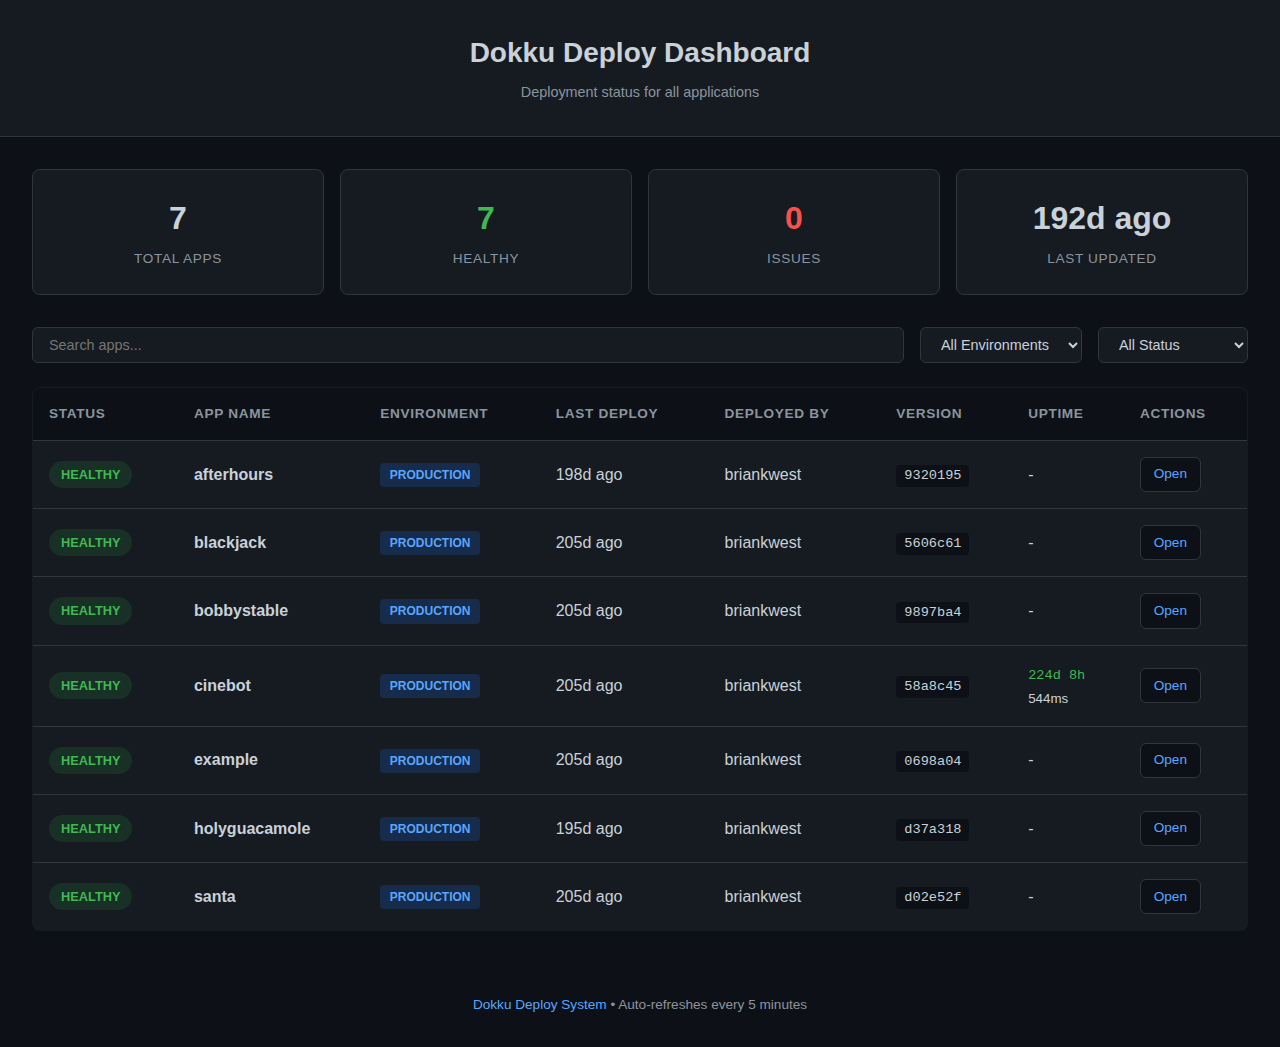
<file: index.html>
<!DOCTYPE html>
<html lang="en">
<head>
    <meta charset="UTF-8">
    <meta name="viewport" content="width=device-width, initial-scale=1.0">
    <meta http-equiv="refresh" content="300">
    <title>Dokku Deploy Dashboard</title>
    <link rel="stylesheet" href="style.css">
</head>
<body>
    <header>
        <h1>Dokku Deploy Dashboard</h1>
        <p class="subtitle">Deployment status for all applications</p>
    </header>

    <main>
        <div class="stats" id="stats">
            <div class="stat-card">
                <span class="stat-value" id="total-apps">-</span>
                <span class="stat-label">Total Apps</span>
            </div>
            <div class="stat-card healthy">
                <span class="stat-value" id="healthy-apps">-</span>
                <span class="stat-label">Healthy</span>
            </div>
            <div class="stat-card unhealthy">
                <span class="stat-value" id="unhealthy-apps">-</span>
                <span class="stat-label">Issues</span>
            </div>
            <div class="stat-card">
                <span class="stat-value" id="last-updated">-</span>
                <span class="stat-label">Last Updated</span>
            </div>
        </div>

        <div class="filters">
            <input type="text" id="search" placeholder="Search apps..." />
            <select id="env-filter">
                <option value="">All Environments</option>
                <option value="production">Production</option>
                <option value="staging">Staging</option>
                <option value="development">Development</option>
                <option value="preview">Preview</option>
            </select>
            <select id="status-filter">
                <option value="">All Status</option>
                <option value="healthy">Healthy</option>
                <option value="unhealthy">Unhealthy</option>
            </select>
        </div>

        <table id="apps-table">
            <thead>
                <tr>
                    <th>Status</th>
                    <th>App Name</th>
                    <th>Environment</th>
                    <th>Last Deploy</th>
                    <th>Deployed By</th>
                    <th>Version</th>
                    <th>Uptime</th>
                    <th>Actions</th>
                </tr>
            </thead>
            <tbody id="apps-body">
                <tr>
                    <td colspan="8" class="loading">Loading...</td>
                </tr>
            </tbody>
        </table>
    </main>

    <footer>
        <p>
            <a href="https://github.com/signalwire-demos/dokku-deploy-system">Dokku Deploy System</a>
            &bull; Auto-refreshes every 5 minutes
        </p>
    </footer>

    <script>
        const DATA_URL = 'apps.json';

        async function loadDashboard() {
            try {
                const response = await fetch(DATA_URL + '?t=' + Date.now());
                const data = await response.json();
                renderDashboard(data);
            } catch (error) {
                console.error('Failed to load dashboard data:', error);
                document.getElementById('apps-body').innerHTML =
                    '<tr><td colspan="8" class="error">Failed to load data. Please try again.</td></tr>';
            }
        }

        function renderDashboard(data) {
            // Update stats
            const apps = data.apps || [];
            const healthy = apps.filter(a =>
                a.uptime?.status === 'healthy' ||
                a.status === 'success' ||
                a.status === 'running'
            ).length;
            const unhealthy = apps.length - healthy;

            document.getElementById('total-apps').textContent = apps.length;
            document.getElementById('healthy-apps').textContent = healthy;
            document.getElementById('unhealthy-apps').textContent = unhealthy;
            document.getElementById('last-updated').textContent = formatTime(data.last_updated);

            // Store apps for filtering
            window.allApps = apps;
            renderApps(apps);
        }

        function renderApps(apps) {
            const tbody = document.getElementById('apps-body');

            if (apps.length === 0) {
                tbody.innerHTML = '<tr><td colspan="8" class="empty">No apps found</td></tr>';
                return;
            }

            tbody.innerHTML = apps.map(app => `
                <tr class="${getStatusClass(app)}">
                    <td>
                        <span class="status-badge ${getStatusClass(app)}">${getStatusText(app)}</span>
                    </td>
                    <td class="app-name">${app.name}</td>
                    <td><span class="env-badge ${app.environment}">${app.environment || '-'}</span></td>
                    <td>${formatTime(app.last_deploy)}</td>
                    <td>${app.last_deploy_by || '-'}</td>
                    <td><code>${app.commit_sha ? app.commit_sha.substring(0, 7) : '-'}</code></td>
                    <td>
                        ${app.uptime && app.uptime.uptime_seconds > 0 ? `
                            <span class="uptime ${app.uptime.status}"
                                  data-uptime-base="${app.uptime.uptime_seconds}"
                                  data-last-check="${app.uptime.last_check}">
                                ${formatUptime(calculateCurrentUptime(app.uptime))}
                            </span>
                            <br><small>${app.uptime.response_time_ms ? app.uptime.response_time_ms + 'ms' : ''}</small>
                        ` : '-'}
                    </td>
                    <td>
                        ${app.url ? `<a href="${app.url}" target="_blank" class="btn">Open</a>` : '-'}
                    </td>
                </tr>
            `).join('');
        }

        // Calculate current uptime based on base uptime + time elapsed since last check
        function calculateCurrentUptime(uptime) {
            if (!uptime || !uptime.uptime_seconds || uptime.uptime_seconds <= 0) return 0;
            if (!uptime.last_check) return uptime.uptime_seconds;

            const lastCheck = new Date(uptime.last_check).getTime();
            const now = Date.now();
            const elapsedSeconds = Math.floor((now - lastCheck) / 1000);

            return uptime.uptime_seconds + elapsedSeconds;
        }

        // Update all uptime displays every second
        function updateUptimeDisplays() {
            const uptimeElements = document.querySelectorAll('[data-uptime-base]');
            uptimeElements.forEach(el => {
                const baseUptime = parseInt(el.dataset.uptimeBase, 10);
                const lastCheck = el.dataset.lastCheck;

                if (baseUptime > 0 && lastCheck) {
                    const lastCheckTime = new Date(lastCheck).getTime();
                    const elapsed = Math.floor((Date.now() - lastCheckTime) / 1000);
                    const currentUptime = baseUptime + elapsed;
                    el.textContent = formatUptime(currentUptime);
                }
            });
        }

        // Start the uptime ticker
        setInterval(updateUptimeDisplays, 1000);

        function getStatusClass(app) {
            if (app.uptime?.status === 'healthy') return 'healthy';
            if (app.uptime?.status === 'unhealthy') return 'unhealthy';
            if (app.status === 'success' || app.status === 'running') return 'healthy';
            if (app.status === 'failure' || app.status === 'stopped') return 'unhealthy';
            return 'unknown';
        }

        function getStatusText(app) {
            if (app.uptime?.status === 'healthy') return 'Healthy';
            if (app.uptime?.status === 'unhealthy') return 'Down';
            if (app.status === 'success' || app.status === 'running') return 'Running';
            if (app.status === 'failure') return 'Failed';
            if (app.status === 'stopped') return 'Stopped';
            return 'Unknown';
        }

        function formatTime(isoString) {
            if (!isoString) return '-';
            const date = new Date(isoString);
            const now = new Date();
            const diff = (now - date) / 1000;

            if (diff < 60) return 'Just now';
            if (diff < 3600) return Math.floor(diff / 60) + 'm ago';
            if (diff < 86400) return Math.floor(diff / 3600) + 'h ago';
            return Math.floor(diff / 86400) + 'd ago';
        }

        function formatUptime(seconds) {
            if (!seconds || seconds <= 0) return '-';
            const days = Math.floor(seconds / 86400);
            const hours = Math.floor((seconds % 86400) / 3600);
            const mins = Math.floor((seconds % 3600) / 60);
            const secs = Math.floor(seconds % 60);

            if (days > 0) return days + 'd ' + hours + 'h';
            if (hours > 0) return hours + 'h ' + mins + 'm';
            if (mins > 0) return mins + 'm ' + secs + 's';
            return secs + 's';
        }

        function filterApps() {
            const search = document.getElementById('search').value.toLowerCase();
            const envFilter = document.getElementById('env-filter').value;
            const statusFilter = document.getElementById('status-filter').value;

            const filtered = (window.allApps || []).filter(app => {
                if (search && !app.name.toLowerCase().includes(search)) return false;
                if (envFilter && app.environment !== envFilter) return false;
                if (statusFilter === 'healthy' && getStatusClass(app) !== 'healthy') return false;
                if (statusFilter === 'unhealthy' && getStatusClass(app) !== 'unhealthy') return false;
                return true;
            });

            renderApps(filtered);
        }

        // Event listeners
        document.getElementById('search').addEventListener('input', filterApps);
        document.getElementById('env-filter').addEventListener('change', filterApps);
        document.getElementById('status-filter').addEventListener('change', filterApps);

        // Initial load
        loadDashboard();
    </script>
</body>
</html>
</file>
<file: style.css>
/* Dokku Deploy Dashboard Styles */

:root {
    --color-bg: #0d1117;
    --color-surface: #161b22;
    --color-border: #30363d;
    --color-text: #c9d1d9;
    --color-text-muted: #8b949e;
    --color-link: #58a6ff;
    --color-green: #238636;
    --color-green-light: #3fb950;
    --color-red: #da3633;
    --color-red-light: #f85149;
    --color-yellow: #d29922;
    --color-blue: #1f6feb;
    --color-purple: #8957e5;
}

* {
    box-sizing: border-box;
    margin: 0;
    padding: 0;
}

body {
    font-family: -apple-system, BlinkMacSystemFont, 'Segoe UI', Roboto, Oxygen, Ubuntu, sans-serif;
    background: var(--color-bg);
    color: var(--color-text);
    line-height: 1.5;
    min-height: 100vh;
}

header {
    background: var(--color-surface);
    border-bottom: 1px solid var(--color-border);
    padding: 2rem;
    text-align: center;
}

header h1 {
    font-size: 1.75rem;
    font-weight: 600;
    margin-bottom: 0.5rem;
}

header .subtitle {
    color: var(--color-text-muted);
    font-size: 0.9rem;
}

main {
    max-width: 1400px;
    margin: 0 auto;
    padding: 2rem;
}

/* Stats Cards */
.stats {
    display: grid;
    grid-template-columns: repeat(auto-fit, minmax(150px, 1fr));
    gap: 1rem;
    margin-bottom: 2rem;
}

.stat-card {
    background: var(--color-surface);
    border: 1px solid var(--color-border);
    border-radius: 8px;
    padding: 1.5rem;
    text-align: center;
}

.stat-card .stat-value {
    display: block;
    font-size: 2rem;
    font-weight: 700;
    margin-bottom: 0.25rem;
}

.stat-card .stat-label {
    color: var(--color-text-muted);
    font-size: 0.85rem;
    text-transform: uppercase;
    letter-spacing: 0.05em;
}

.stat-card.healthy .stat-value {
    color: var(--color-green-light);
}

.stat-card.unhealthy .stat-value {
    color: var(--color-red-light);
}

/* Filters */
.filters {
    display: flex;
    gap: 1rem;
    margin-bottom: 1.5rem;
    flex-wrap: wrap;
}

.filters input,
.filters select {
    background: var(--color-surface);
    border: 1px solid var(--color-border);
    border-radius: 6px;
    color: var(--color-text);
    padding: 0.5rem 1rem;
    font-size: 0.9rem;
}

.filters input {
    flex: 1;
    min-width: 200px;
}

.filters select {
    min-width: 150px;
}

.filters input:focus,
.filters select:focus {
    outline: none;
    border-color: var(--color-link);
}

/* Table */
table {
    width: 100%;
    border-collapse: collapse;
    background: var(--color-surface);
    border-radius: 8px;
    overflow: hidden;
    border: 1px solid var(--color-border);
}

th, td {
    padding: 1rem;
    text-align: left;
    border-bottom: 1px solid var(--color-border);
}

th {
    background: var(--color-bg);
    font-weight: 600;
    font-size: 0.85rem;
    text-transform: uppercase;
    letter-spacing: 0.05em;
    color: var(--color-text-muted);
}

tr:last-child td {
    border-bottom: none;
}

tr:hover {
    background: rgba(255, 255, 255, 0.02);
}

.app-name {
    font-weight: 600;
}

code {
    background: var(--color-bg);
    padding: 0.2rem 0.5rem;
    border-radius: 4px;
    font-size: 0.85rem;
    font-family: 'SF Mono', 'Monaco', 'Consolas', monospace;
}

/* Status Badge */
.status-badge {
    display: inline-block;
    padding: 0.25rem 0.75rem;
    border-radius: 20px;
    font-size: 0.8rem;
    font-weight: 600;
    text-transform: uppercase;
}

.status-badge.healthy {
    background: rgba(35, 134, 54, 0.2);
    color: var(--color-green-light);
}

.status-badge.unhealthy {
    background: rgba(218, 54, 51, 0.2);
    color: var(--color-red-light);
}

.status-badge.unknown {
    background: rgba(139, 148, 158, 0.2);
    color: var(--color-text-muted);
}

/* Environment Badge */
.env-badge {
    display: inline-block;
    padding: 0.2rem 0.6rem;
    border-radius: 4px;
    font-size: 0.75rem;
    font-weight: 600;
    text-transform: uppercase;
}

.env-badge.production {
    background: rgba(31, 111, 235, 0.2);
    color: var(--color-link);
}

.env-badge.staging {
    background: rgba(137, 87, 229, 0.2);
    color: var(--color-purple);
}

.env-badge.development {
    background: rgba(210, 153, 34, 0.2);
    color: var(--color-yellow);
}

.env-badge.preview {
    background: rgba(139, 148, 158, 0.2);
    color: var(--color-text-muted);
}

/* Uptime */
.uptime {
    font-family: 'SF Mono', 'Monaco', 'Consolas', monospace;
    font-size: 0.85rem;
}

.uptime.healthy {
    color: var(--color-green-light);
}

.uptime.unhealthy {
    color: var(--color-red-light);
}

/* Button */
.btn {
    display: inline-block;
    padding: 0.4rem 0.8rem;
    background: var(--color-bg);
    border: 1px solid var(--color-border);
    border-radius: 6px;
    color: var(--color-link);
    text-decoration: none;
    font-size: 0.85rem;
    transition: all 0.2s;
}

.btn:hover {
    background: var(--color-border);
    border-color: var(--color-link);
}

/* Loading/Empty/Error states */
.loading, .empty, .error {
    text-align: center;
    padding: 3rem !important;
    color: var(--color-text-muted);
}

.error {
    color: var(--color-red-light);
}

/* Footer */
footer {
    text-align: center;
    padding: 2rem;
    color: var(--color-text-muted);
    font-size: 0.85rem;
}

footer a {
    color: var(--color-link);
    text-decoration: none;
}

footer a:hover {
    text-decoration: underline;
}

/* Responsive */
@media (max-width: 768px) {
    main {
        padding: 1rem;
    }

    .stats {
        grid-template-columns: repeat(2, 1fr);
    }

    table {
        display: block;
        overflow-x: auto;
    }

    th, td {
        padding: 0.75rem;
        white-space: nowrap;
    }
}
</file>
